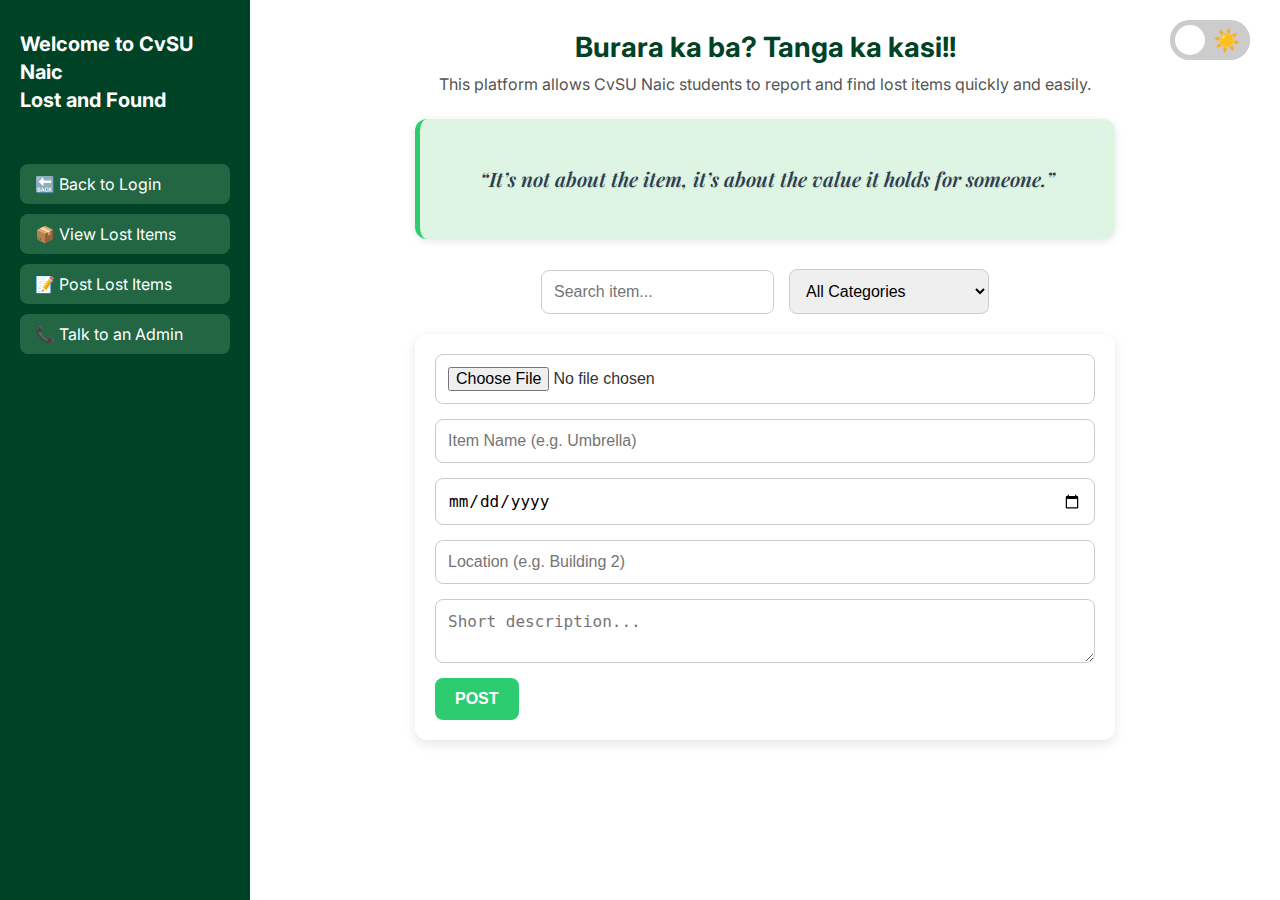
<file: feed.html>
<!DOCTYPE html>
<html lang="en">
<head>
  <meta charset="UTF-8">
  <title>Lost and Found CvSU Naic</title>
  <link href="https://fonts.googleapis.com/css2?family=Inter:wght@800&display=swap" rel="stylesheet">
  <link href="https://fonts.googleapis.com/css2?family=Playfair+Display:ital,wght@1,600&display=swap" rel="stylesheet">
  <style>
    * {
      margin: 0;
      padding: 0;
      box-sizing: border-box;
    }

    body {
      font-family: 'Inter', sans-serif;
      color: #333;
      display: flex;
      height: 100vh;
      overflow: hidden;
      transition: background 0.3s, color 0.3s;
    }

    .sidebar {
      width: 250px;
      background-color: #004225;
      color: white;
      padding: 30px 20px;
      display: flex;
      flex-direction: column;
      gap: 30px;
    }

    .sidebar h1 {
      font-size: 20px;
      margin-bottom: 10px;
      line-height: 1.4;
    }

    .sidebar nav a {
      color: #fff;
      text-decoration: none;
      font-size: 16px;
      margin: 10px 0;
      padding: 10px 15px;
      border-radius: 8px;
      transition: background-color 0.2s ease;
      display: block;
      background-color: #226644;
    }

    .sidebar nav a:hover {
      background-color: #3BAF75;
    }

    .main-content {
      flex: 1;
      padding: 30px;
      overflow-y: auto;
      background: linear-gradient(to bottom right, #f0f4f3, #e9f7f1);
      background-image: url('https://www.transparenttextures.com/patterns/paper-fibers.png');
      position: relative;
    }

    .switch {
      position: absolute;
      top: 20px;
      right: 30px;
      display: inline-block;
      width: 80px;  
      height: 40px;  
      background-color: #ccc;
      border-radius: 50px;
      transition: 0.4s;
    }

    .switch input {
      opacity: 0;
      width: 0;
      height: 0;
    }

    .slider {
      position: absolute;
      cursor: pointer;
      top: 0;
      left: 0;
      width: 100%;
      height: 100%;
      background-color: #ccc;
      border-radius: 50px;
      transition: 0.4s;
    }

    .slider .icon {
      position: absolute;
      top: 50%;
      transform: translateY(-50%);
      font-size: 22px;
      color: white;
      transition: 0.4s;
    }

    .slider .sun {
      right: 10px;
      opacity: 1;
    }

    .slider .moon {
      left: 10px;
      opacity: 0;
    }

    input:checked + .slider {
      background-color: #2ecc71;
    }

    input:checked + .slider .sun {
      opacity: 0;
    }

    input:checked + .slider .moon {
      opacity: 1;
    }

    input:checked + .slider:before {
      transform: translateX(40px);
    }

    .slider:before {
      content: "";
      position: absolute;
      height: 30px;
      width: 30px;
      left: 5px;
      bottom: 5px;
      background-color: white;
      transition: 0.4s;
      border-radius: 50%;
    }

    .header {
      text-align: center;
      margin-bottom: 25px;
    }

    .header h2 {
      font-size: 28px;
      color: #004225;
    }

    .header p {
      font-size: 16px;
      color: #555;
      margin-top: 10px;
    }

    .quote-box {
      background-color: #dff5e3;
      border-left: 5px solid #2ecc71;
      padding: 30px;
      margin: 20px auto 30px;
      max-width: 700px;
      border-radius: 12px;
      color: #2c3e50;
      box-shadow: 0 2px 8px rgba(0, 0, 0, 0.1);
      display: flex;
      align-items: center;
      justify-content: center;
      text-align: center;
      min-height: 120px;
      font-family: 'Playfair Display', serif;
      font-style: italic;
      font-size: 20px;
      line-height: 1.6;
      font-weight: 600;
      text-shadow: 1px 1px 1px rgba(0,0,0,0.05);
    }

    .search-filter-bar {
      display: flex;
      justify-content: center;
      align-items: center;
      gap: 15px;
      margin-bottom: 20px;
    }

    .search-filter-bar input,
    .search-filter-bar select {
      padding: 12px;
      font-size: 16px;
      border-radius: 8px;
      border: 1px solid #ccc;
      min-width: 200px;
    }

    .post-section {
      display: flex;
      flex-wrap: wrap;
      gap: 15px;
      max-width: 700px;
      width: 100%;
      margin: 0 auto 30px;
      background: white;
      padding: 20px;
      border-radius: 12px;
      box-shadow: 0 4px 12px rgba(0,0,0,0.1);
    }

    .post-section input[type="file"],
    .post-section input[type="text"],
    .post-section input[type="date"],
    .post-section textarea {
      padding: 12px;
      border-radius: 8px;
      border: 1px solid #ccc;
      font-size: 16px;
      flex: 1 1 100%;
    }

    .post-section textarea {
      resize: vertical;
    }

    .post-section button {
      padding: 12px 20px;
      background-color: #2ecc71;
      color: white;
      border: none;
      border-radius: 8px;
      font-size: 16px;
      font-weight: bold;
      cursor: pointer;
      transition: background-color 0.2s ease;
    }

    .post-section button:hover {
      background-color: #27ae60;
    }


    body.dark-mode {
      background: #1e1e1e;
      color: #eee;
    }

    body.dark-mode .main-content {
      background: #2c2c2c;
    }

    body.dark-mode .header h2 {
      color: #b8f5cb;
    }

    body.dark-mode .header p {
      color: #ccc;
    }

    body.dark-mode .quote-box {
      background-color: #3a3a3a;
      border-left-color: #27ae60;
      color: #d0f0dd;
    }

    body.dark-mode .post-section {
      background: #444;
    }

    body.dark-mode .post-section input,
    body.dark-mode .post-section textarea,
    body.dark-mode .post-section input::placeholder,
    body.dark-mode .post-section textarea::placeholder {
      background: #555;
      color: white;
      border-color: #777;
    }

    body.dark-mode .item-card {
      background-color: #3a3a3a;
    }

    body.dark-mode .item-card p {
      color: #d8f6ea;
    }
  </style>
</head>
<body>

  <div class="sidebar">
    <h1>Welcome to CvSU Naic<br>Lost and Found</h1>
    <nav>
      <a href="index.html">🔙 Back to Login</a>
      <a href="items.html">📦 View Lost Items</a>
      <a href="#">📝 Post Lost Items</a>
      <a href="#">📞 Talk to an Admin</a>
    </nav>
  </div>

  <div class="main-content">
    <label class="switch">
      <input type="checkbox" onchange="toggleTheme()" id="themeSwitch">
      <span class="slider">
        <span class="icon sun">☀️</span>
        <span class="icon moon">🌙</span>
      </span>
    </label>

    <div class="header">
      <h2>Burara ka ba? Tanga ka kasi!!</h2>
      <p>This platform allows CvSU Naic students to report and find lost items quickly and easily.</p>
    </div>

    <div class="quote-box">
      “It’s not about the item, it’s about the value it holds for someone.”
    </div>

    <!-- NEW: Search + Filter -->
    <div class="search-filter-bar">
      <input type="text" id="searchInput" placeholder="Search item...">
      <select id="categoryFilter">
        <option value="">All Categories</option>
        <option value="ID">ID</option>
        <option value="Umbrella">Umbrella</option>
        <option value="Bag">Bag</option>
        <option value="Clothing">Clothing</option>
        <option value="Others">Others</option>
      </select>
    </div>

    <div class="post-section">
      <input type="file" id="imageInput" accept="image/*">
      <input type="text" id="itemLabel" placeholder="Item Name (e.g. Umbrella)">
      <input type="date" id="itemDate">
      <input type="text" id="itemLocation" placeholder="Location (e.g. Building 2)">
      <textarea id="itemDescription" rows="2" placeholder="Short description..."></textarea>
      <button onclick="addLostItem()">POST</button>
    </div>

  </div>

  <script>
    function toggleTheme() {
      document.body.classList.toggle("dark-mode");
    }

    function addLostItem() {
      const input = document.getElementById('imageInput');
      const label = document.getElementById('itemLabel').value.trim();
      const date = document.getElementById('itemDate').value;
      const location = document.getElementById('itemLocation').value.trim();
      const description = document.getElementById('itemDescription').value.trim();

      if (!input.files[0]) return alert('Please select an image.');
      if (!label) return alert('Please enter a name for the item.');

      const formData = new FormData();
      formData.append('image', input.files[0]);
      formData.append('name', label);
      formData.append('date', date);
      formData.append('location', location);
      formData.append('description', description);

      fetch('upload.php', {
        method: 'POST',
        body: formData
      })
      .then(res => res.text())
      .then(result => {
        if (result === "success") fetchItems();
        else alert("Failed to upload. Server said: " + result);
      })
      .catch(error => console.error('Upload error:', error));

      input.value = '';
      document.getElementById('itemLabel').value = '';
      document.getElementById('itemDate').value = '';
      document.getElementById('itemLocation').value = '';
      document.getElementById('itemDescription').value = '';
    }

  </script>

</body>
</html>
</file>
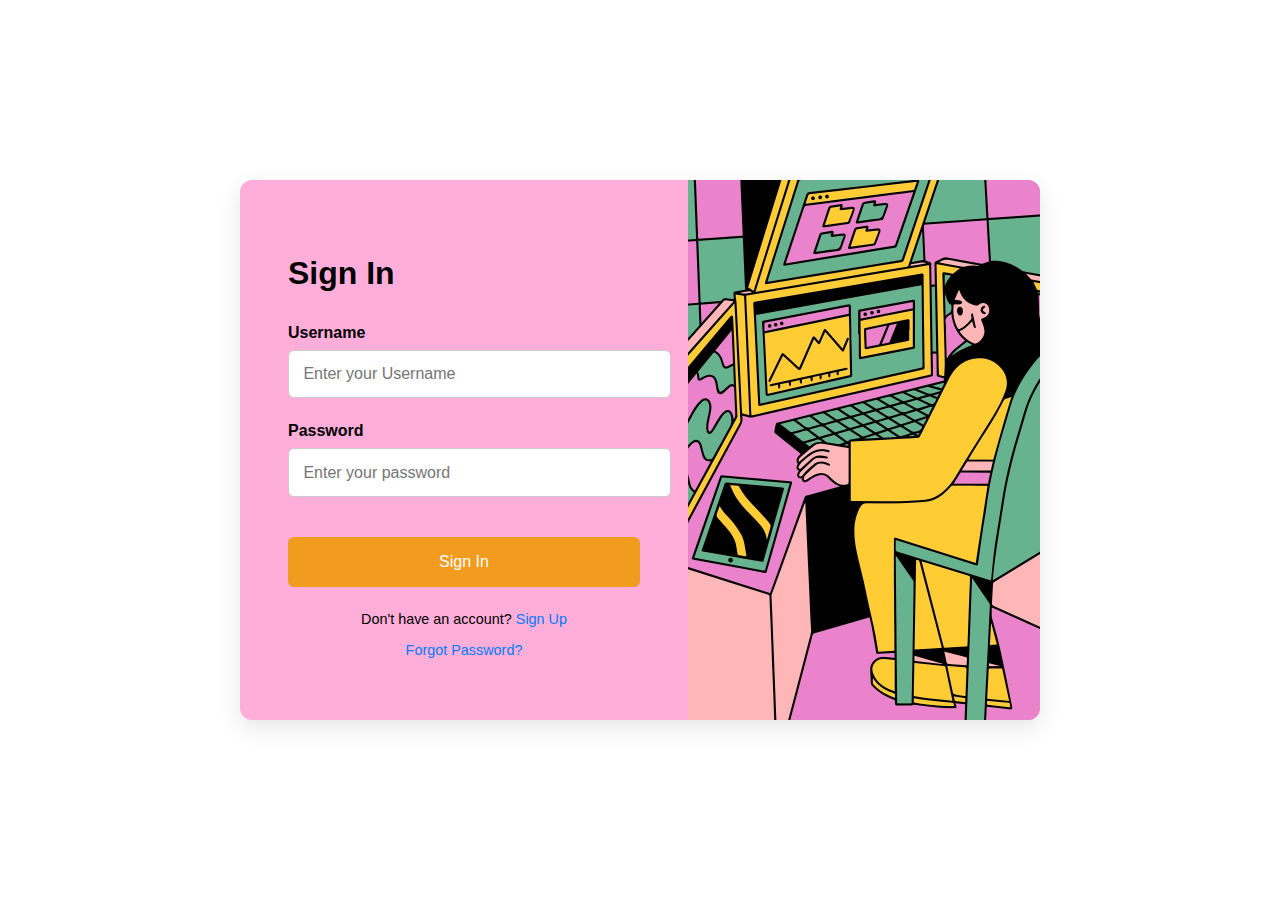
<file: login.html>
<!DOCTYPE html>
<html lang="en">
<head>
  <meta charset="UTF-8" />
  <meta name="viewport" content="width=device-width, initial-scale=1.0"/>
  <title>Login</title>
  <style>
    body {
      margin: 0;
      padding: 0;
      background: white;
      font-family: 'Segoe UI', Tahoma, Geneva, Verdana, sans-serif;
      display: flex;
      justify-content: center;
      align-items: center;
      height: 100vh;
    }

    .login-container {
      width: 800px;
      background: rgb(255, 174, 217);
      border-radius: 12px;
      box-shadow: 0 8px 24px rgba(0, 0, 0, 0.1);
      display: flex;
      overflow: hidden;
    }

    .left-side {
      flex: 1;
      padding: 3rem;
    }

    .left-side h2 {
      font-size: 2rem;
      margin-bottom: 2rem;
    }

    .form-group {
      margin-bottom: 1.5rem;
    }

    .form-group label {
      display: block;
      margin-bottom: 0.5rem;
      font-weight: 600;
    }

    .form-group input {
      width: 100%;
      padding: 0.9rem;
      border: 1px solid #ccc;
      border-radius: 6px;
      font-size: 1rem;
    }

    .btn {
      width: 100%;
      padding: 1rem;
      background-color: #f29c1f;
      color: white;
      border: none;
      border-radius: 6px;
      font-size: 1rem;
      cursor: pointer;
      margin-top: 1rem;
    }

    .btn:hover {
      background-color: #e38b12;
    }

    .links {
      text-align: center;
      margin-top: 1.5rem;
      font-size: 0.9rem;
    }

    .links a {
      text-decoration: none;
      color: #007BFF;
    }

    .links a:hover {
      text-decoration: underline;
    }

    .right-side {
      flex: 1;
      padding: 0;
      margin: 0;
      display: flex;
      justify-content: center;
      align-items: center;
    }

    .right-side img {
      width: 100%;
      height: 100%;
      object-fit: cover;
      display: block;
     
    }
  </style>
</head>
<body>
  <div class="login-container">
    <div class="left-side">
      <h2>Sign In</h2>
      <form method="POST" action="login.php">
        <div class="form-group">
          <label for="user">Username</label>
          <input type="text" id="user" name="username" placeholder="Enter your Username" required />
        </div>
        <div class="form-group">
          <label for="password">Password</label>
          <input type="password" id="password" name="password" placeholder="Enter your password" required />
        </div>
        <button type="submit" class="btn">Sign In</button>
        <div class="links">
          <p>Don't have an account? <a href="register.html">Sign Up</a></p>
          <p><a href="#">Forgot Password?</a></p>
        </div>
      </form>
      
      
    </div>
    <div class="right-side">
      <img src="p.jpg" alt="Illustration" />
    </div>
  </div>
</body>
</html>
</file>
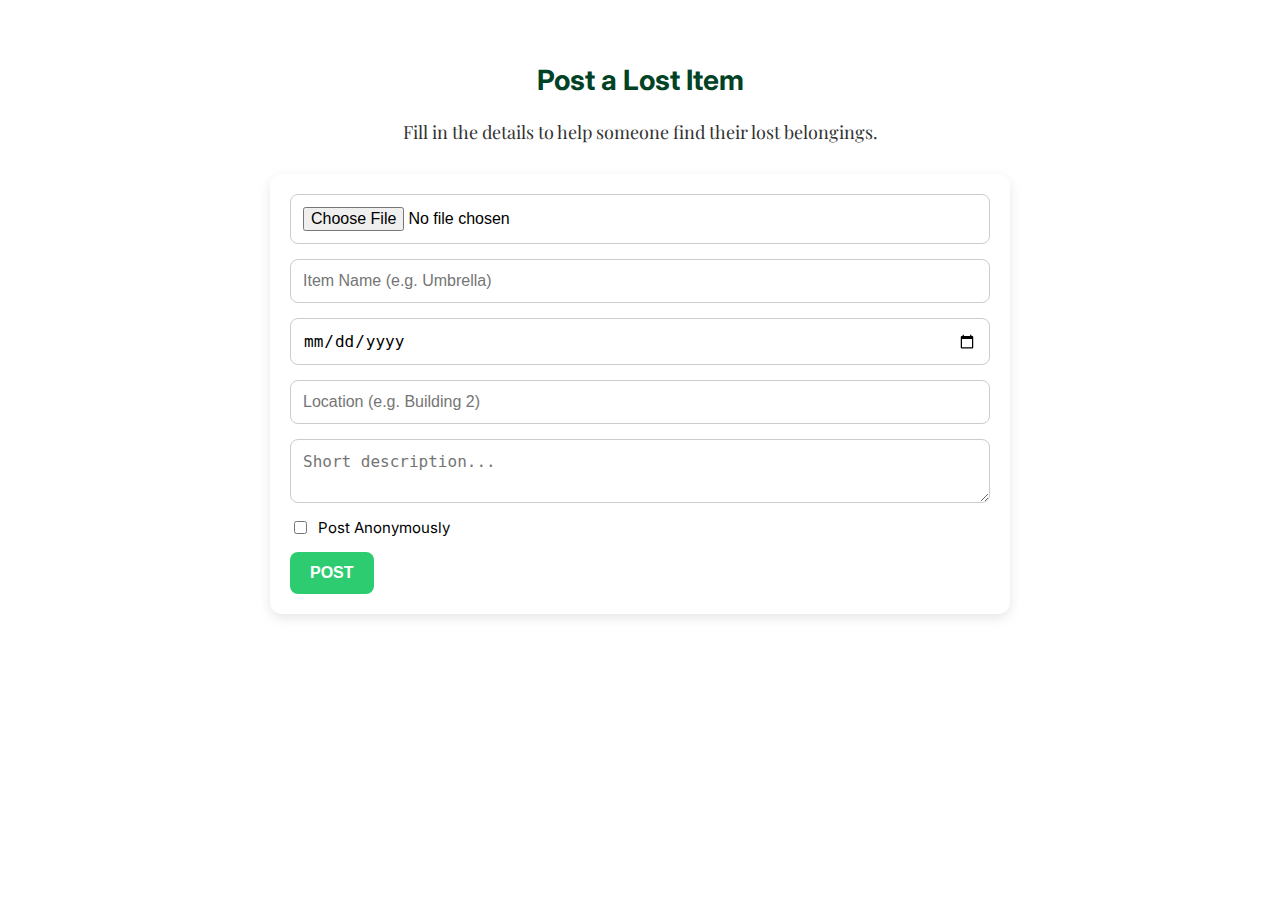
<file: post_items.html>
<!DOCTYPE html>
<html lang="en">
<head>
  <meta charset="UTF-8">
  <title>Post Lost Item - CvSU Naic</title>
  <link href="https://fonts.googleapis.com/css2?family=Inter:wght@800&display=swap" rel="stylesheet">
  <link href="https://fonts.googleapis.com/css2?family=Playfair+Display:ital,wght@1,600&display=swap" rel="stylesheet">
  <style>
    body {
      font-family: 'Inter', sans-serif;
      background: linear-gradient(to bottom right, #f0f4f3, #e9f7f1);
      background-image: url('https://www.transparenttextures.com/patterns/paper-fibers.png');
      padding: 40px;
      margin: 0;
    }

    .header {
      text-align: center;
      margin-bottom: 30px;
    }

    .header h2 {
      font-size: 28px;
      color: #004225;
    }

    .header p {
      font-family: 'Playfair Display', serif;
      font-size: 18px;
      color: #333;
    }

    .post-section {
      display: flex;
      flex-wrap: wrap;
      gap: 15px;
      max-width: 700px;
      width: 100%;
      margin: 0 auto;
      background: white;
      padding: 20px;
      border-radius: 12px;
      box-shadow: 0 4px 12px rgba(0,0,0,0.1);
    }

    .post-section input[type="file"],
    .post-section input[type="text"],
    .post-section input[type="date"],
    .post-section textarea {
      padding: 12px;
      border-radius: 8px;
      border: 1px solid #ccc;
      font-size: 16px;
      flex: 1 1 100%;
    }

    .post-section textarea {
      resize: vertical;
    }

    .anon-option {
      display: flex;
      align-items: center;
      gap: 8px;
      font-size: 15px;
      flex: 1 1 100%;
    }

    .post-section button {
      padding: 12px 20px;
      background-color: #2ecc71;
      color: white;
      border: none;
      border-radius: 8px;
      font-size: 16px;
      font-weight: bold;
      cursor: pointer;
      transition: background-color 0.2s ease;
    }

    .post-section button:hover {
      background-color: #27ae60;
    }
  </style>
</head>
<body>

  <div class="header">
    <h2>Post a Lost Item</h2>
    <p>Fill in the details to help someone find their lost belongings.</p>
  </div>

  <div class="post-section">
    <input type="file" id="imageInput" accept="image/*">
    <input type="text" id="itemLabel" placeholder="Item Name (e.g. Umbrella)">
    <input type="date" id="itemDate">
    <input type="text" id="itemLocation" placeholder="Location (e.g. Building 2)">
    <textarea id="itemDescription" rows="2" placeholder="Short description..."></textarea>

   
    <label class="anon-option">
      <input type="checkbox" id="anonymousCheckbox">
      Post Anonymously
    </label>

    <button onclick="addLostItem()">POST</button>
  </div>

  <script>
    function addLostItem() {
      const input = document.getElementById('imageInput');
      const label = document.getElementById('itemLabel').value.trim();
      const date = document.getElementById('itemDate').value;
      const location = document.getElementById('itemLocation').value.trim();
      const description = document.getElementById('itemDescription').value.trim();
      const anonymous = document.getElementById('anonymousCheckbox').checked ? 1 : 0;

      if (!input.files[0]) return alert('Please select an image.');
      if (!label) return alert('Please enter a name for the item.');

      const formData = new FormData();
      formData.append('image', input.files[0]);
      formData.append('name', label);
      formData.append('date', date);
      formData.append('location', location);
      formData.append('description', description);
      formData.append('anonymous', anonymous); 

      fetch('upload.php', {
        method: 'POST',
        body: formData
      })
      .then(res => res.text())
      .then(result => {
        if (result === "success") {
          alert("Item posted successfully!");
        
        } else {
          alert("Failed to upload. Server said: " + result);
        }
      })
      .catch(error => console.error('Upload error:', error));

     
      input.value = '';
      document.getElementById('itemLabel').value = '';
      document.getElementById('itemDate').value = '';
      document.getElementById('itemLocation').value = '';
      document.getElementById('itemDescription').value = '';
      document.getElementById('anonymousCheckbox').checked = false;
    }
  </script>

</body>
</html>
</file>
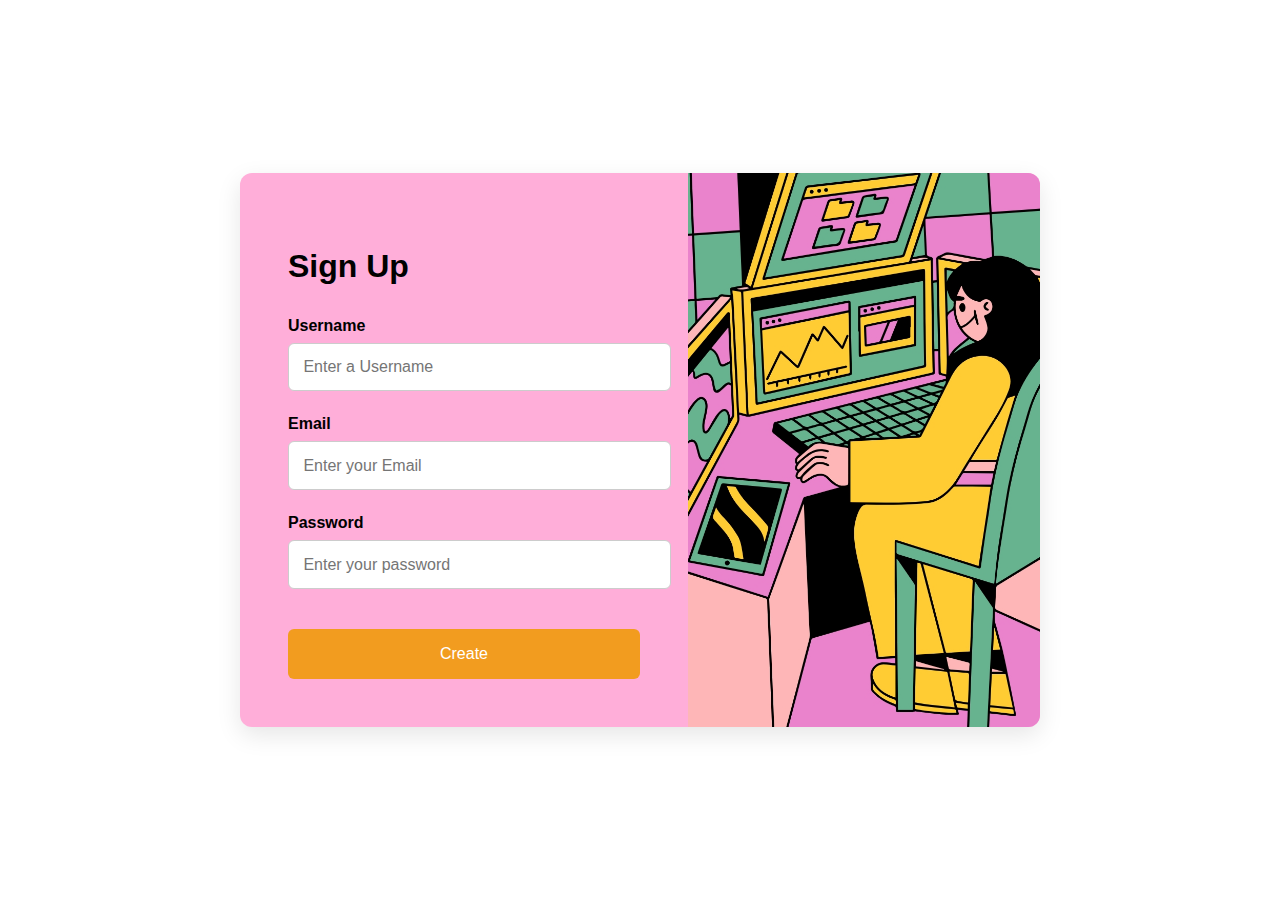
<file: register.html>
<!DOCTYPE html>
<html lang="en">
<head>
  <meta charset="UTF-8" />
  <meta name="viewport" content="width=device-width, initial-scale=1.0"/>
  <title>Login</title>
  <style>
    body {
      margin: 0;
      padding: 0;
      background: white;
      font-family: 'Segoe UI', Tahoma, Geneva, Verdana, sans-serif;
      display: flex;
      justify-content: center;
      align-items: center;
      height: 100vh;
    }

    .login-container {
      width: 800px;
      background: rgb(255, 174, 217);
      border-radius: 12px;
      box-shadow: 0 8px 24px rgba(0, 0, 0, 0.1);
      display: flex;
      overflow: hidden;
    }

    .left-side {
      flex: 1;
      padding: 3rem;
    }

    .left-side h2 {
      font-size: 2rem;
      margin-bottom: 2rem;
    }

    .form-group {
      margin-bottom: 1.5rem;
    }

    .form-group label {
      display: block;
      margin-bottom: 0.5rem;
      font-weight: 600;
    }

    .form-group input {
      width: 100%;
      padding: 0.9rem;
      border: 1px solid #ccc;
      border-radius: 6px;
      font-size: 1rem;
    }

    .btn {
      width: 100%;
      padding: 1rem;
      background-color: #f29c1f;
      color: white;
      border: none;
      border-radius: 6px;
      font-size: 1rem;
      cursor: pointer;
      margin-top: 1rem;
    }

    .btn:hover {
      background-color: #e38b12;
    }

    .links {
      text-align: center;
      margin-top: 1.5rem;
      font-size: 0.9rem;
    }

    .links a {
      text-decoration: none;
      color: #007BFF;
    }

    .links a:hover {
      text-decoration: underline;
    }

    .right-side {
      flex: 1;
      padding: 0;
      margin: 0;
      display: flex;
      justify-content: center;
      align-items: center;
    }

    .right-side img {
      width: 100%;
      height: 100%;
      object-fit: cover;
      display: block;
    }
  </style>
</head>
<body>
  <div class="login-container">
    <div class="left-side">
      <h2>Sign Up</h2>
      <form method="POST" action="register.php">
        <div class="form-group">
          <label for="user">Username</label>
          <input type="text" id="user" name="username" placeholder="Enter a Username" required />
        </div>
        <div class="form-group">
          <label for="email">Email</label>
          <input type="email" name="email" placeholder="Enter your Email" required />

        </div>
        <div class="form-group">
          <label for="password">Password</label>
          <input type="password" id="password" name="password" placeholder="Enter your password" required />
        </div>
        <button type="submit" class="btn">Create</button>
      </form>
    </div>
    <div class="right-side">
      <img src="p.jpg" alt="Illustration" />
    </div>
  </div>
</body>
</html>
</file>
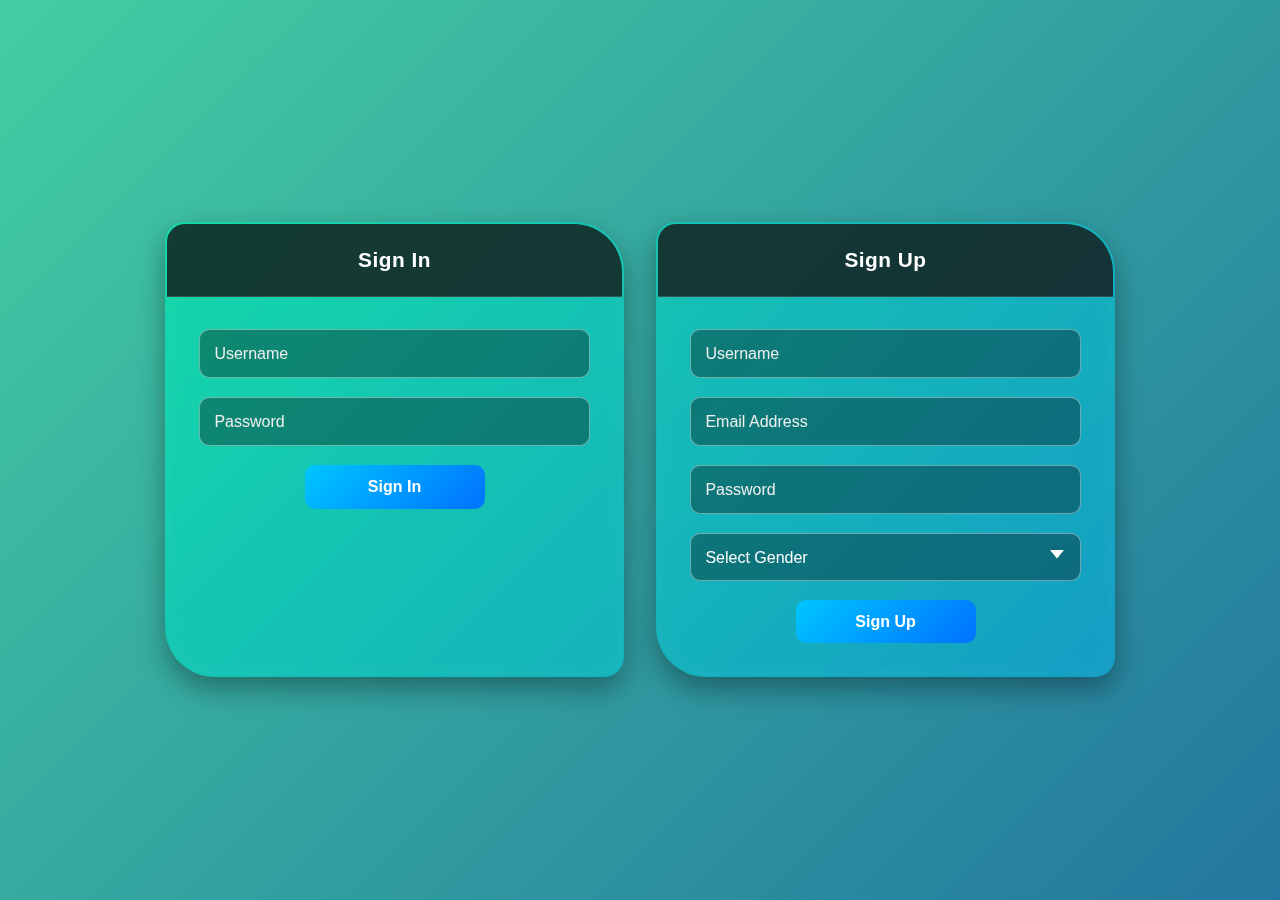
<file: SignIn_SignUp.html>
<!DOCTYPE html>
<html lang="en">
<head>
  <meta charset="UTF-8" />
  <meta name="viewport" content="width=device-width, initial-scale=1.0" />
  <title>Login & Register</title>
  <style>
    * {
      box-sizing: border-box;
    }

    body {
      margin: 0;
      font-family: 'Segoe UI', Tahoma, Geneva, Verdana, sans-serif;
      background: linear-gradient(135deg, #43cea2, #185a9d, #ff9966, #ff5e62);
      background-size: 400% 400%;
      animation: gradientBG 12s ease infinite;
      display: flex;
      align-items: center;
      justify-content: center;
      height: 100vh;
      padding: 1rem;
    }

    .wrapper {
      display: flex;
      gap: 2rem;
      width: 100%;
      max-width: 950px;
      flex-wrap: wrap;
      justify-content: center;
    }

    .card {
      flex: 1 1 380px;
      background: rgba(255, 255, 255, 0.08);
      backdrop-filter: blur(14px) saturate(180%);
      -webkit-backdrop-filter: blur(14px) saturate(180%);
      border-radius: 20px 50px 20px 50px;
      border: 2px solid transparent;
      box-shadow: 0 12px 28px rgba(0, 0, 0, 0.35),
                  inset 0 0 25px rgba(255, 255, 255, 0.05);
      overflow: hidden;
      animation: fadeInScale 0.6s ease;
      display: flex;
      flex-direction: column;
      transition: all 0.4s ease;
      position: relative;
    }

    .card:hover {
      transform: translateY(-8px) rotateX(2deg) rotateY(-2deg);
      box-shadow: 0 18px 38px rgba(0, 0, 0, 0.45),
                  inset 0 0 30px rgba(255, 255, 255, 0.07);
    }

    .card-header {
      background: rgba(20, 20, 20, 0.8);
      color: white;
      text-align: center;
      padding: 1.5rem;
      font-size: 1.3rem;
      font-weight: bold;
      letter-spacing: 0.5px;
      border-bottom: 1px solid rgba(255, 255, 255, 0.15);
    }

    .card-body {
      padding: 2rem;
      flex: 1;
      color: white;
    }

    .form-group {
      margin-bottom: 1.2rem;
    }

    .form-group input,
    .form-group select {
      width: 100%;
      padding: 0.9rem;
      border: 1px solid rgba(255, 255, 255, 0.4);
      border-radius: 10px;
      font-size: 1rem;
      background: rgba(0, 0, 0, 0.35);
      color: white;
      transition: all 0.3s ease;
    }

    .form-group input::placeholder {
      color: #eee;
    }

    .form-group input:hover,
    .form-group select:hover {
      border-color: #00ffc6;
    }

    .form-group input:focus,
    .form-group select:focus {
      border-color: #00ffc6;
      box-shadow: 0 0 12px rgba(0, 255, 198, 0.6);
      outline: none;
    }

    /* Custom dropdown arrow */
    .form-group select {
      appearance: none;
      -webkit-appearance: none;
      -moz-appearance: none;
      background-image: url("data:image/svg+xml;charset=UTF-8,<svg xmlns='http://www.w3.org/2000/svg' width='20' height='20' fill='white'><polygon points='0,0 20,0 10,12'/></svg>");
      background-repeat: no-repeat;
      background-position: right 1rem center;
      background-size: 14px;
      padding-right: 2.5rem;
      cursor: pointer;
    }

    .submit-btn {
      width: 180px; /* shorter width */
      padding: 0.8rem;
      background: linear-gradient(135deg, #00c6ff, #0072ff, #00ffc6);
      color: white;
      border: none;
      border-radius: 10px;
      font-weight: bold;
      cursor: pointer;
      font-size: 1rem;
      transition: all 0.3s ease;
      background-size: 200% 200%;
      display: block;
      margin: 0 auto; /* center inside card */
    }

    .submit-btn:hover {
      background-position: right center;
      transform: translateY(-2px) scale(1.02);
      box-shadow: 0 8px 20px rgba(0, 0, 0, 0.35), 0 0 15px rgba(0, 255, 198, 0.6);
    }

    @keyframes fadeInScale {
      from {
        opacity: 0;
        transform: scale(0.9);
      }
      to {
        opacity: 1;
        transform: scale(1);
      }
    }

    @keyframes gradientBG {
      0% { background-position: 0% 50%; }
      50% { background-position: 100% 50%; }
      100% { background-position: 0% 50%; }
    }
  </style>
</head>
<body>
  <div class="wrapper">
    <!-- Sign In Card -->
    <div class="card">
      <div class="card-header">Sign In</div>
      <div class="card-body">
        <form method="POST" action="login.php">
          <div class="form-group">
            <input type="text" name="username" placeholder="Username" required />
          </div>
          <div class="form-group">
            <input type="password" name="password" placeholder="Password" required />
          </div>
          <button type="submit" class="submit-btn">Sign In</button>
        </form>
      </div>
    </div>

    <!-- Sign Up Card -->
    <div class="card">
      <div class="card-header">Sign Up</div>
      <div class="card-body">
        <form method="POST" action="SignUp.php">
          <div class="form-group">
            <input type="text" name="username" placeholder="Username" required />
          </div>
          <div class="form-group">
            <input type="email" name="email" placeholder="Email Address" required />
          </div>
          <div class="form-group">
            <input type="password" name="password" placeholder="Password" required />
          </div>
          <div class="form-group">
            <select name="gender" id="gender" required onchange="setProfileImage()">
              <option value="" disabled selected>Select Gender</option>
              <option value="male">Male</option>
              <option value="female">Female</option>
            </select>
          </div>
          <input type="hidden" name="profile_img" id="profile_img" value="">
          <button type="submit" class="submit-btn">Sign Up</button>
        </form>
      </div>
    </div>
  </div>

  <script>
    function setProfileImage() {
      const gender = document.getElementById("gender").value;
      const profileImgInput = document.getElementById("profile_img");
      if (gender === "male") {
        profileImgInput.value = "boy.jpg";
      } else if (gender === "female") {
        profileImgInput.value = "girl.jpg";
      } else {
        profileImgInput.value = "";
      }
    }
  </script>
</body>
</html>
</file>
